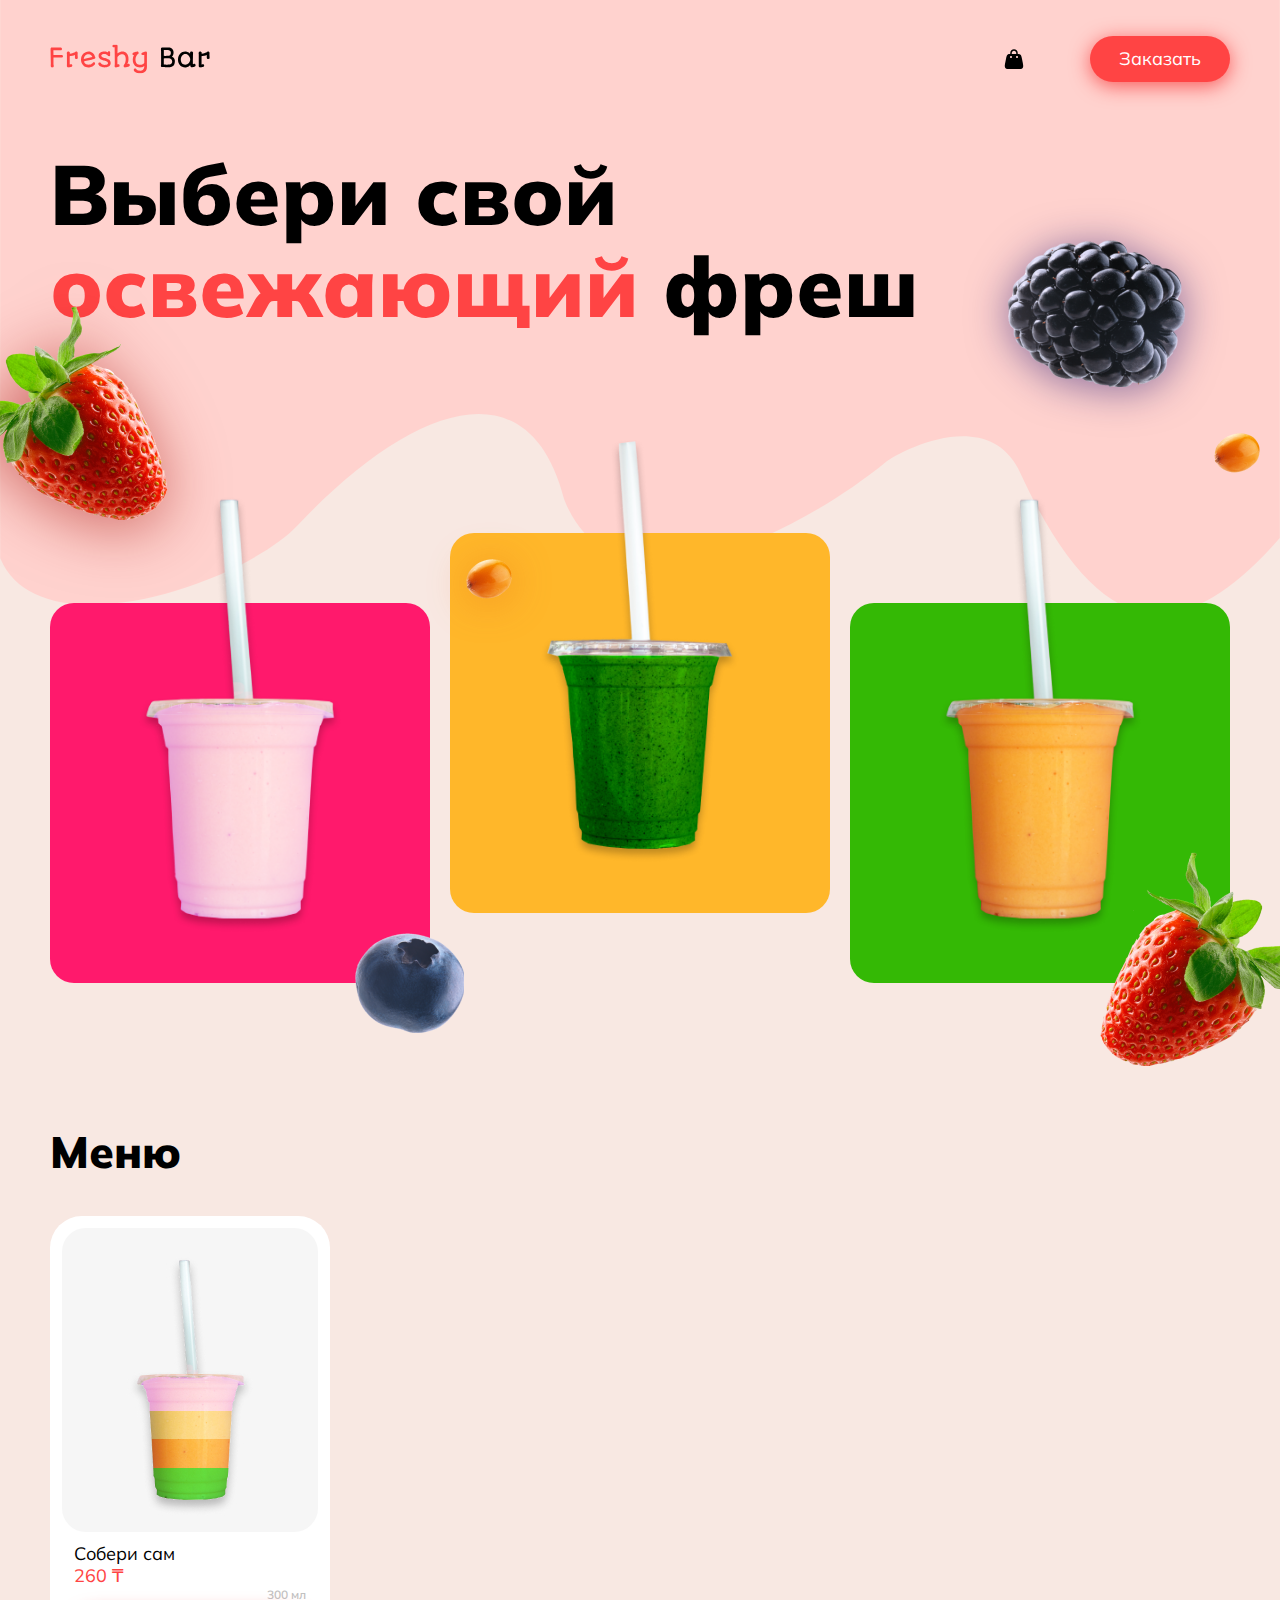
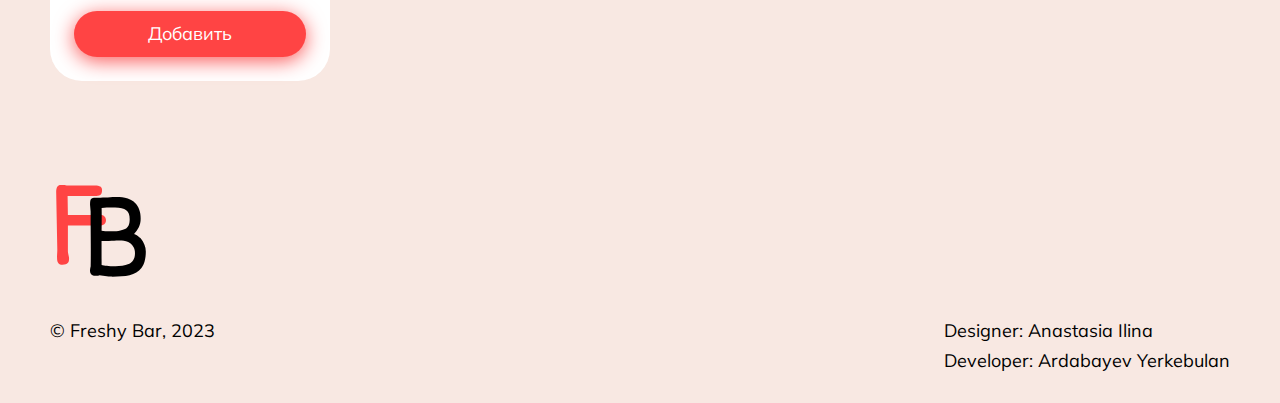
<file: index.html>
<!DOCTYPE html>
<html lang="ru">
  <head>
    <meta charset="UTF-8">
    <meta name="viewport" content="width=device-width, initial-scale=1.0">
    <link rel=" icon" href="favicon.svg" type="image/svg+xml">
    <link
      rel="preload"
      href="fonts/mulish-v12-cyrillic_latin-regular.woff2"
      as="font"
      type="font/woff2"
      crossorigin>
    <link
      rel="preload"
      href="fonts/mulish-v12-cyrillic_latin-600.woff2"
      as="font"
      type="font/woff2"
      crossorigin>
    <link
      rel="preload"
      href="fonts/mulish-v12-cyrillic_latin-900.woff2"
      as="font"
      type="font/woff2"
      crossorigin>
    <link rel="stylesheet" href="/css/normalize.css">
    <link rel="stylesheet" href="css/style.css">
    <script src="/js/script.js" defer></script>
    <title>Freshy Bar</title>
  </head>
  <body>
    <header class="header">
      <h1 class="visually-hidden">Freshy Bar - Свежие, Летние и вкусные Коктейли</h1>
      <div class="header__container container">
        <img class="header__logo" src="/img/logo.svg" alt="Логотип Fresh Bar">
        <div class="header__btns">
          <button class="header__btn-order">
            <svg
              width="24"
              height="24"
              viewBox="0 0 24 24"
              fill="none"
              xmlns="http://www.w3.org/2000/svg">
              <path
                fill-rule="evenodd"
                clip-rule="evenodd"
                d="M8.24999 7.013V6C8.24999 5.00544 8.64508 4.05161 9.34834 3.34835C10.0516 2.64509 11.0054 2.25 12 2.25C12.9946 2.25 13.9484 2.64509 14.6516 3.34835C15.3549 4.05161 15.75 5.00544 15.75 6V7.013C17.047 7.05 17.837 7.183 18.442 7.68C19.272 8.36 19.502 9.514 19.965 11.823L20.565 14.823C21.229 18.143 21.561 19.803 20.661 20.902C19.76 22 18.067 22 14.68 22H9.31999C5.93399 22 4.23999 22 3.33999 20.902C2.43999 19.804 2.77199 18.144 3.43599 14.823L4.03599 11.823C4.49799 9.514 4.72899 8.36 5.55799 7.68C6.16399 7.184 6.954 7.05 8.251 7.013H8.24999ZM9.74999 6C9.74999 5.40326 9.98705 4.83097 10.409 4.40901C10.831 3.98705 11.4033 3.75 12 3.75C12.5967 3.75 13.169 3.98705 13.591 4.40901C14.0129 4.83097 14.25 5.40326 14.25 6V7H9.74999V6ZM15 11C15.2652 11 15.5196 10.8946 15.7071 10.7071C15.8946 10.5196 16 10.2652 16 10C16 9.73478 15.8946 9.48043 15.7071 9.29289C15.5196 9.10536 15.2652 9 15 9C14.7348 9 14.4804 9.10536 14.2929 9.29289C14.1054 9.48043 14 9.73478 14 10C14 10.2652 14.1054 10.5196 14.2929 10.7071C14.4804 10.8946 14.7348 11 15 11ZM9.99999 10C9.99999 10.2652 9.89464 10.5196 9.7071 10.7071C9.51957 10.8946 9.26521 11 8.99999 11C8.73478 11 8.48042 10.8946 8.29289 10.7071C8.10535 10.5196 7.99999 10.2652 7.99999 10C7.99999 9.73478 8.10535 9.48043 8.29289 9.29289C8.48042 9.10536 8.73478 9 8.99999 9C9.26521 9 9.51957 9.10536 9.7071 9.29289C9.89464 9.48043 9.99999 9.73478 9.99999 10Z"
                fill="black" />
            </svg>
          </button>
          <a href="#goods" class="btn header__btn">Заказать</a>
        </div>
      </div>
    </header>

    <main>
      <section class="hero">
        <div class="container hero__container">
          <h2 class="hero__title">
            Выбери свой <span class="text-red">освежающий</span> фреш
          </h2>
          <div class="hero__cups">
            <div class="hero__cup hero__cup_ping">
              <img
                src="./img/pink.png"
                alt="стакан с розовым коктелем"
                class="hero__img">
            </div>
            <div class="hero__cup hero__cup_orange">
              <img
                src="/img/green.png"
                alt="стакан с зеленым коктелем"
                class="hero__img">
            </div>
            <div class="hero__cup hero__cup_green">
              <img
                src="/img/orange.png"
                alt="стакан с оранжевым коктелем"
                class="hero__img">
            </div>
          </div>

          <div class="decor">
            <div class="decor__img decor__img_01"></div>
            <div class="decor__img decor__img_02"></div>
            <div class="decor__img decor__img_03"></div>
            <div class="decor__img decor__img_04"></div>
            <div class="decor__img decor__img_05"></div>
            <div class="decor__img decor__img_06"></div>
          </div>
        </div>
      </section>
      <section class="goods" id="goods">
        <div class="container">
          <h2 class="goods__title">Меню</h2>

          <ul class="goods__list">
            <li class="goods__item">
              <article class="cocktail">
                <img
                  class="img__cocktail"
                  src="/img/make-your-own.jpg"
                  alt="коктель собери сам">
                <div class="cocktail__content">
                  <div class="cocktail__text">
                    <h3 class="cocktail__title">Собери сам</h3>
                    <p class="cocktail__price text-red">260 ₸</p>
                    <p class="cocktail__size">300 мл</p>
                  </div>

                  <button class="btn cocktail__btn cocktail__btn_make">
                    Добавить
                  </button>
                </div>
              </article>
            </li>
          </ul>
        </div>
      </section>
    </main>

    <footer class="footer">
      <div class="container footer__container">
        <img src="./favicon.svg" alt="Логотип Fresh Bar" class="footer__logo">
        <p class="footer__copyright">© Freshy Bar, 2023</p>
        <ul class="footer__developer">
          <li class="footer__developer-item">
            Designer: <a href="http://t.me/Mrshalloow">Anastasia Ilina</a>
          </li>
          <li class="footer__developer-item">
            Developer:
            <a class="footer__developer-link" href="https://t.me/neizalmaty">Ardabayev
              Yerkebulan</a>
          </li>
        </ul>
      </div>
    </footer>
    <div class="modal modal_order">
      <div class="modal__main modal__main_order">
        <div class="order">
          <h2 class="order__title">
            Корзина<sup class="text-red order__count">(2)</sup>
          </h2>

          <ul class="order__list"></ul>

          <div class="order__price">
            <p class="order__price-title">Итого</p>
            <p class="order__total-price text-red">950&nbsp;₸</p>
          </div>

          <form class="order__form">
            <label class="order__label">
              <input
                type="text"
                class="order__input"
                required
                name="name"
                placeholder="Ваше имя">
            </label>
            <label class="order__label">
              <input
                type="text"
                class="order__input"
                required
                name="phone"
                placeholder="Телефон">
            </label>
            <button class="order__submit btn">Заказать</button>
          </form>
        </div>
      </div>
    </div>
    <div class="modal modal_make-your-own">
      <div class="modal__main modal__main_make">
        <div class="make">
          <h3 class="make__title">
            Собери<span class="text-red">свой</span>смузи
          </h3>

          <form class="make__form make__form_make-your-own">
            <input type="hidden" name="title" class="make__input-title">
            <fieldset class="make__fieldset make__fieldset_ingredients">
              <label class="make__label checkbox">
                <input
                  class="checkbox__input"
                  type="checkbox"
                  name="ingredients"
                  value="Клубника">
                Клубника
              </label>
              <label class="make__label checkbox">
                <input
                  class="checkbox__input"
                  type="checkbox"
                  name="ingredients"
                  value="Манго">
                Манго
              </label>
              <label class="make__label checkbox">
                <input
                  class="checkbox__input"
                  type="checkbox"
                  name="ingredients"
                  value="Киви">
                Киви
              </label>
              <label class="make__label checkbox">
                <input
                  class="checkbox__input"
                  type="checkbox"
                  name="ingredients"
                  value="Маракуйя">
                Маракуйя
              </label>
              <label class="make__label checkbox">
                <input
                  class="checkbox__input"
                  type="checkbox"
                  name="ingredients"
                  value="Яблоко">
                Яблоко
              </label>
            </fieldset>
            <div class="make__wrap-add">
              <fieldset class="make__fieldset make__fieldset_topping">
                <legend class="make__legend">Дополнительно:</legend>
                <label class="make__label checkbox">
                  <input
                    class="checkbox__input"
                    type="checkbox"
                    name="topping"
                    value="Мята">
                  Мята
                  <span class="make__upsale">(+50 ₸)</span>
                </label>
                <label class="make__label checkbox">
                  <input
                    class="checkbox__input"
                    type="checkbox"
                    name="topping"
                    value="Лед">
                  Лед
                  <span class="make__upsale">(+10 ₸)</span>
                </label>
              </fieldset>
              <fieldset class="make__fieldset make__fieldset_cup">
                <legend class="make__legend">Стакан:</legend>
                <label class="make__label radio">
                  <input
                    class="radio"
                    type="radio"
                    name="cup"
                    value="Биоразлагаемый">
                  Биоразлагаемый
                  <span class="make__upsale">(+20 ₸)</span>
                </label>
                <label class="make__label radio">
                  <input
                    class="radio__input"
                    type="radio"
                    checked
                    name="cup"
                    value="Пластиковый">
                  Пластиковый
                  <span>(+20 ₸)</span>
                </label>
              </fieldset>
            </div>
            <div class="make__footer">
              <button class="btn make__add-btn" type="submit">Добавить</button>

              <div class="make__total">
                <p class="make__total-price text-red">340&nbsp;₸</p>
                <p class="make__total-size">300&nbsp;мл</p>
              </div>
            </div>
          </form>
        </div>
      </div>
    </div>

    <div class="modal modal_add">
      <div class="modal__main modal__main_make">
        <div class="make">
          <h3 class="make__title">Клубничный коктель</h3>

          <form class="make__form make__form_add">
            <input type="text" class="make__input-title" name="title">
            <div class="make__wrap-add">
              <fieldset class="make__fieldset make__fieldset_topping">
                <legend class="make__legend">Дополнительно:</legend>
                <label class="make__label checkbox">
                  <input
                    class="checkbox__input"
                    type="checkbox"
                    name="topping"
                    value="Мята">
                  Мята
                  <span class="make__upsale">(+50 ₸)</span>
                </label>
                <label class="make__label checkbox">
                  <input
                    class="checkbox__input"
                    type="checkbox"
                    name="topping"
                    value="Лед">
                  Лед
                  <span class="make__upsale">(+10 ₸)</span>
                </label>
              </fieldset>
              <fieldset class="make__fieldset make__fieldset_cup">
                <legend class="make__legend">Стакан:</legend>
                <label class="make__label radio">
                  <input
                    class="radio"
                    type="radio"
                    name="cup"
                    value="Биоразлагаемый">
                  Биоразлагаемый
                  <span class="make__upsale">(+20 ₸)</span>
                </label>
                <label class="make__label radio">
                  <input
                    class="radio__input"
                    type="radio"
                    checked
                    name="cup"
                    value="Пластиковый">
                  Пластиковый
                  <span>(+20 ₸)</span>
                </label>
              </fieldset>
            </div>
            <div class="make__footer">
              <button class="btn make__add-btn" type="submit">Добавить</button>

              <div class="make__total">
                <input
                  class="make__input make__input_price"
                  type="hidden"
                  name="price"
                  value="140">
                <input type="text" class="make__input-start-price">
                <p class="make__total-price text-red">140&nbsp;₸</p>
                <input
                  type="hidden"
                  class="make__input make__input-size"
                  name="size"
                  value="300">
                <p class="make__total-size">300&nbsp;мл</p>
                <input type="text" class="make__input-size" name="size">
              </div>
            </div>
          </form>
        </div>
      </div>
    </div>
  </body>
</html>
</file>
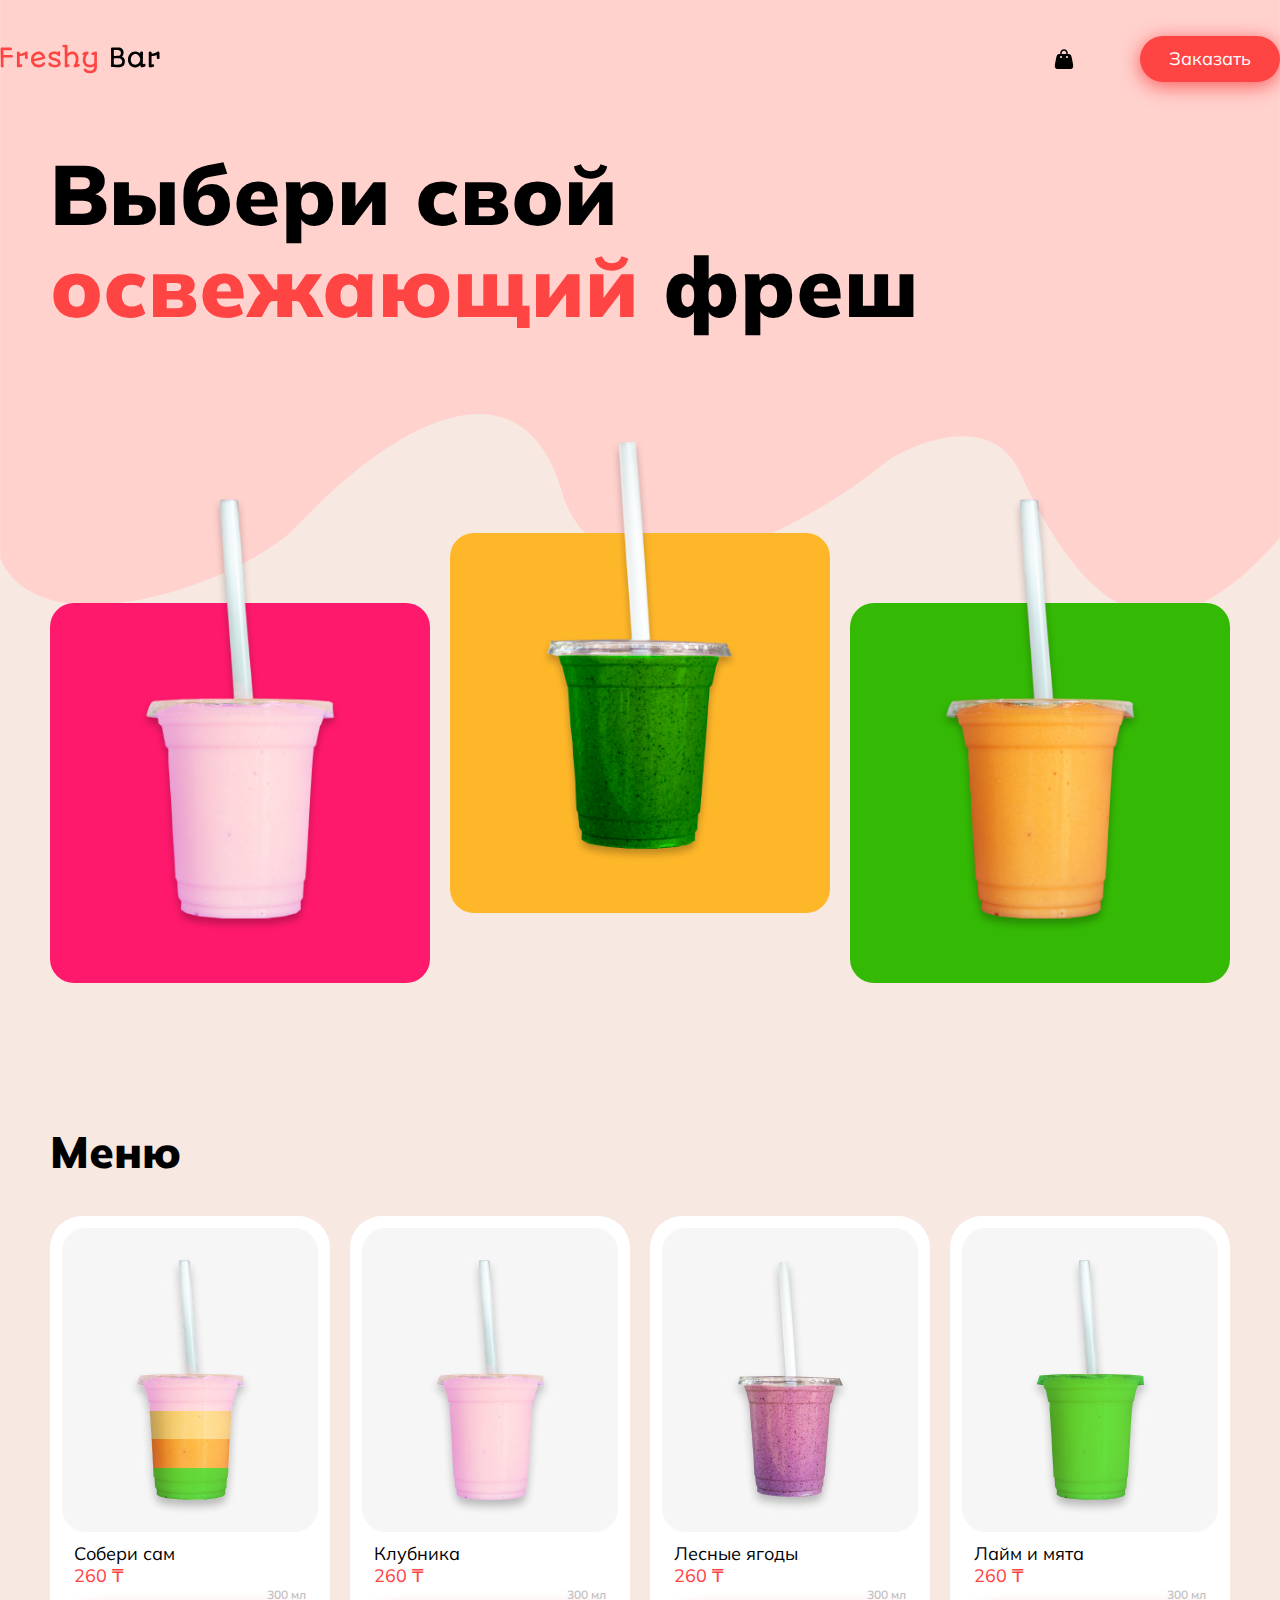
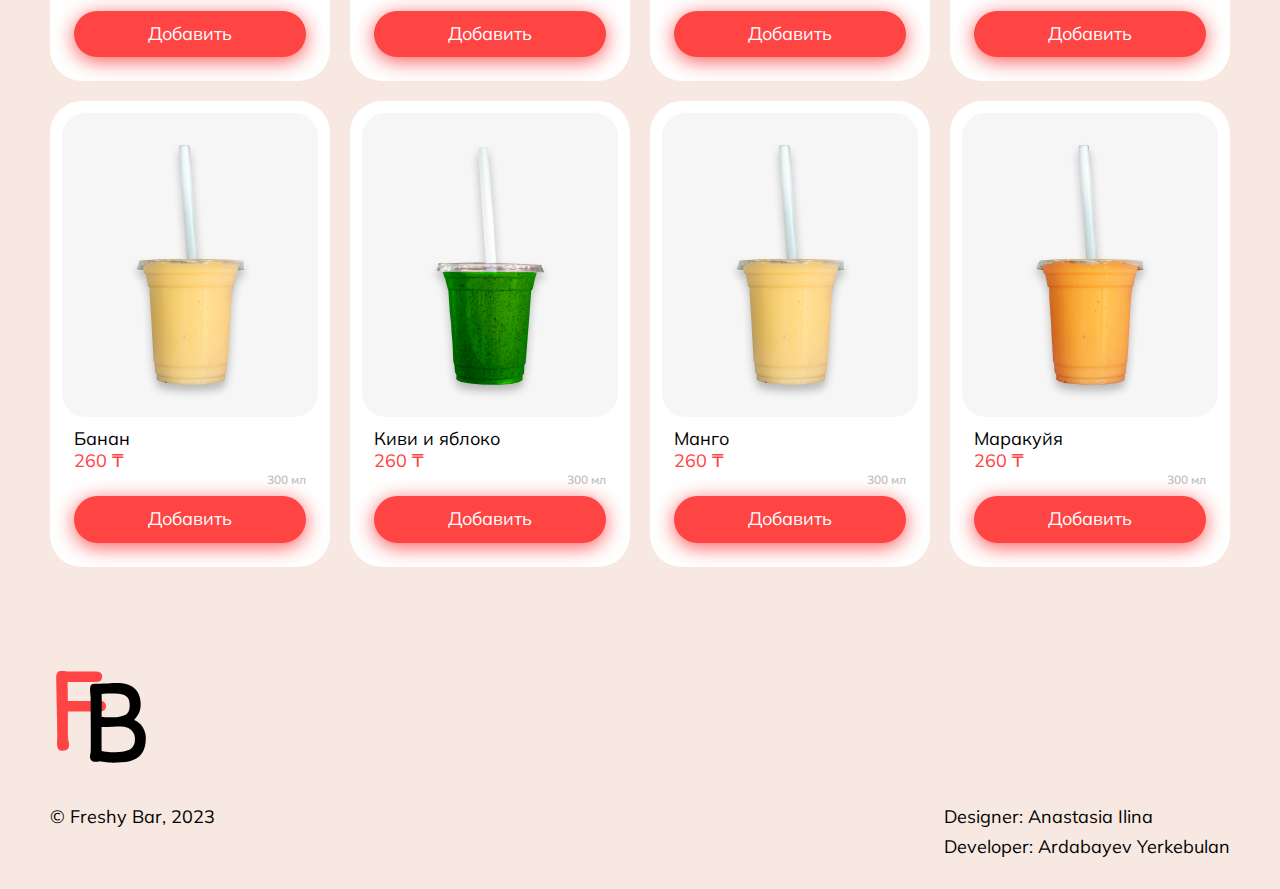
<file: indez.html>
<!DOCTYPE html>
<html lang="ru">
  <head>
    <meta charset="UTF-8" />
    <meta name="viewport" content="width=device-width, initial-scale=1.0" />
    <link rel=" icon" href="favicon.svg" type="image/svg+xml" />
    <link
      rel="preload"
      href="fonts/mulish-v12-cyrillic_latin-regular.woff2"
      as="font"
      type="font/woff2"
      crossorigin />
    <link
      rel="preload"
      href="fonts/mulish-v12-cyrillic_latin-600.woff2"
      as="font"
      type="font/woff2"
      crossorigin />
    <link
      rel="preload"
      href="fonts/mulish-v12-cyrillic_latin-900.woff2"
      as="font"
      type="font/woff2"
      crossorigin />
    <link rel="stylesheet" href="/css/normalize.css" />
    <link rel="stylesheet" href="css/style.css" />
    <title>Freshy Bar</title>
  </head>
  <body>
    <header class="header">
      <div class="header__container">
        <img class="header__logo" src="/img/logo.svg" alt="Логотип Fresh Bar" />
        <div class="header__btns">
          <button class="header__btn-order">
            <svg
              width="24"
              height="24"
              viewBox="0 0 24 24"
              fill="none"
              xmlns="http://www.w3.org/2000/svg">
              <path
                fill-rule="evenodd"
                clip-rule="evenodd"
                d="M8.24999 7.013V6C8.24999 5.00544 8.64508 4.05161 9.34834 3.34835C10.0516 2.64509 11.0054 2.25 12 2.25C12.9946 2.25 13.9484 2.64509 14.6516 3.34835C15.3549 4.05161 15.75 5.00544 15.75 6V7.013C17.047 7.05 17.837 7.183 18.442 7.68C19.272 8.36 19.502 9.514 19.965 11.823L20.565 14.823C21.229 18.143 21.561 19.803 20.661 20.902C19.76 22 18.067 22 14.68 22H9.31999C5.93399 22 4.23999 22 3.33999 20.902C2.43999 19.804 2.77199 18.144 3.43599 14.823L4.03599 11.823C4.49799 9.514 4.72899 8.36 5.55799 7.68C6.16399 7.184 6.954 7.05 8.251 7.013H8.24999ZM9.74999 6C9.74999 5.40326 9.98705 4.83097 10.409 4.40901C10.831 3.98705 11.4033 3.75 12 3.75C12.5967 3.75 13.169 3.98705 13.591 4.40901C14.0129 4.83097 14.25 5.40326 14.25 6V7H9.74999V6ZM15 11C15.2652 11 15.5196 10.8946 15.7071 10.7071C15.8946 10.5196 16 10.2652 16 10C16 9.73478 15.8946 9.48043 15.7071 9.29289C15.5196 9.10536 15.2652 9 15 9C14.7348 9 14.4804 9.10536 14.2929 9.29289C14.1054 9.48043 14 9.73478 14 10C14 10.2652 14.1054 10.5196 14.2929 10.7071C14.4804 10.8946 14.7348 11 15 11ZM9.99999 10C9.99999 10.2652 9.89464 10.5196 9.7071 10.7071C9.51957 10.8946 9.26521 11 8.99999 11C8.73478 11 8.48042 10.8946 8.29289 10.7071C8.10535 10.5196 7.99999 10.2652 7.99999 10C7.99999 9.73478 8.10535 9.48043 8.29289 9.29289C8.48042 9.10536 8.73478 9 8.99999 9C9.26521 9 9.51957 9.10536 9.7071 9.29289C9.89464 9.48043 9.99999 9.73478 9.99999 10Z"
                fill="black" />
            </svg>
          </button>
          <a href="#goods" class="btn header__btn">Заказать</a>
        </div>
      </div>
    </header>

    <main>
      <section class="hero">
        <div class="container">
          <h2 class="hero__title">
            Выбери свой <span class="text-red">освежающий</span> фреш
          </h2>
          <div class="hero__cups">
            <div class="hero__cup hero__cup_ping">
              <img
                src="./img/pink.png"
                alt="стакан с розовым коктелем"
                class="hero__img" />
            </div>
            <div class="hero__cup hero__cup_orange">
              <img
                src="/img/green.png"
                alt="стакан с зеленым коктелем"
                class="hero__img" />
            </div>
            <div class="hero__cup hero__cup_green">
              <img
                src="/img/orange.png"
                alt="стакан с оранжевым коктелем"
                class="hero__img" />
            </div>
          </div>
        </div>
      </section>
      <section class="goods" id="goods">
        <div class="container">
          <h2 class="goods__title">Меню</h2>

          <ul class="goods__list">
            <li class="goods__item">
              <article class="goods__card cocktail">
                <img
                  class="img__cocktail"
                  src="/img/make-your-own.jpg"
                  alt="коктель собери сам" />
                <div class="cocktail__content">
                  <div class="cocktail__text">
                    <h3 class="cocktail__title">Собери сам</h3>
                    <p class="cocktail__price text-red">260 ₸</p>
                    <p class="cocktail__size">300 мл</p>
                  </div>

                  <button class="btn cocktail__btn">Добавить</button>
                </div>
              </article>
            </li>

            <li class="goods_item">
              <article class="goods__card cocktail">
                <img
                  class="img__cocktail"
                  src="/img/strawberry.jpg"
                  alt="коктель из клубники" />
                <div class="cocktail__content">
                  <div class="cocktail__text">
                    <h3 class="cocktail__title">Клубника</h3>
                    <p class="cocktail__price text-red">260 ₸</p>
                    <p class="cocktail__size">300 мл</p>
                  </div>

                  <button class="btn cocktail__btn">Добавить</button>
                </div>
              </article>
            </li>
            <li class="goods_item">
              <article class="goods__card cocktail">
                <img
                  class="img__cocktail"
                  src="/img/berries.jpg"
                  alt="коктель из лесных ягод" />
                <div class="cocktail__content">
                  <div class="cocktail__text">
                    <h3 class="cocktail__title">Лесные ягоды</h3>
                    <p class="cocktail__price text-red">260 ₸</p>
                    <p class="cocktail__size">300 мл</p>
                  </div>

                  <button class="btn cocktail__btn">Добавить</button>
                </div>
              </article>
            </li>
            <li class="goods_item">
              <article class="goods__card cocktail">
                <img
                  class="img__cocktail"
                  src="/img/lime-and-mint.jpg"
                  alt="коктель из лайм и мята" />
                <div class="cocktail__content">
                  <div class="cocktail__text">
                    <h3 class="cocktail__title">Лайм и мята</h3>
                    <p class="cocktail__price text-red">260 ₸</p>
                    <p class="cocktail__size">300 мл</p>
                  </div>

                  <button class="btn cocktail__btn">Добавить</button>
                </div>
              </article>
            </li>
            <li class="goods_item">
              <article class="goods__card cocktail">
                <img
                  class="img__cocktail"
                  src="/img/banana.jpg"
                  alt="коктель из банана" />
                <div class="cocktail__content">
                  <div class="cocktail__text">
                    <h3 class="cocktail__title">Банан</h3>
                    <p class="cocktail__price text-red">260 ₸</p>
                    <p class="cocktail__size">300 мл</p>
                  </div>

                  <button class="btn cocktail__btn">Добавить</button>
                </div>
              </article>
            </li>
            <li class="goods_item">
              <article class="goods__card cocktail">
                <img
                  class="img__cocktail"
                  src="/img/kiwi-and-apple.jpg"
                  alt="коктель из киви и яблока" />
                <div class="cocktail__content">
                  <div class="cocktail__text">
                    <h3 class="cocktail__title">Киви и яблоко</h3>
                    <p class="cocktail__price text-red">260 ₸</p>
                    <p class="cocktail__size">300 мл</p>
                  </div>

                  <button class="btn cocktail__btn">Добавить</button>
                </div>
              </article>
            </li>
            <li class="goods_item">
              <article class="goods__card cocktail">
                <img
                  class="img__cocktail"
                  src="/img/mango.jpg"
                  alt="коктель из манго" />
                <div class="cocktail__content">
                  <div class="cocktail__text">
                    <h3 class="cocktail__title">Манго</h3>
                    <p class="cocktail__price text-red">260 ₸</p>
                    <p class="cocktail__size">300 мл</p>
                  </div>

                  <button class="btn cocktail__btn">Добавить</button>
                </div>
              </article>
            </li>
            <li class="goods_item">
              <article class="goods__card cocktail">
                <img
                  class="img__cocktail"
                  src="/img/passion-fruit.jpg"
                  alt="коктель из маракуйя" />
                <div class="cocktail__content">
                  <div class="cocktail__text">
                    <h3 class="cocktail__title">Маракуйя</h3>
                    <p class="cocktail__price text-red">260 ₸</p>
                    <p class="cocktail__size">300 мл</p>
                  </div>

                  <button class="btn cocktail__btn">Добавить</button>
                </div>
              </article>
            </li>
          </ul>
        </div>
      </section>
    </main>

    <footer class="footer">
      <div class="container footer__container">
        <img src="./favicon.svg" alt="Логотип Fresh Bar" class="footer__logo" />
        <p class="footer__copyright">© Freshy Bar, 2023</p>
        <ul class="footer__developer">
          <li class="footer__developer-item">
            Designer: <a href="http://t.me/Mrshalloow">Anastasia Ilina</a>
          </li>
          <li class="footer__developer-item">
            Developer:
            <a class="footer__developer-link" href="https://t.me/neizalmaty"
              >Ardabayev Yerkebulan</a
            >
          </li>
        </ul>
      </div>
    </footer>

    <script src="js/script.js"></script>
  </body>
</html>
</file>
<file: css/style.css>
/* mulish-regular - cyrillic_latin */
@font-face {
  font-display: swap; /* Check https://developer.mozilla.org/en-US/docs/Web/CSS/@font-face/font-display for other options. */
  font-family: "Mulish";
  font-style: normal;
  font-weight: 400;
  src: url("../fonts/mulish-v12-cyrillic_latin-regular.woff2") format("woff2"); /* Chrome 36+, Opera 23+, Firefox 39+, Safari 12+, iOS 10+ */
}
/* mulish-600 - cyrillic_latin */
@font-face {
  font-display: swap; /* Check https://developer.mozilla.org/en-US/docs/Web/CSS/@font-face/font-display for other options. */
  font-family: "Mulish";
  font-style: normal;
  font-weight: 600;
  src: url("../fonts/mulish-v12-cyrillic_latin-600.woff2") format("woff2"); /* Chrome 36+, Opera 23+, Firefox 39+, Safari 12+, iOS 10+ */
}
/* mulish-900 - cyrillic_latin */
@font-face {
  font-display: swap; /* Check https://developer.mozilla.org/en-US/docs/Web/CSS/@font-face/font-display for other options. */
  font-family: "Mulish";
  font-style: normal;
  font-weight: 900;
  src: url("../fonts/mulish-v12-cyrillic_latin-900.woff2") format("woff2"); /* Chrome 36+, Opera 23+, Firefox 39+, Safari 12+, iOS 10+ */
}

html {
  box-sizing: border-box;
  scroll-behavior: smooth;
  position: relative;
  overflow-x: hidden;
}

*,
*::before,
*::after {
  box-sizing: inherit;
}

body {
  overflow-x: hidden;
  min-width: 320px;
  min-height: 100vh;
  font-family: Mulish, sans-serif;
  font-weight: 400;
  font-size: 18px;
  line-height: 1.1;
  background: #f8e8e2 url(../img/bg.svg) no-repeat top/contain;
  color: #000;
}

button {
  padding: 0;
  cursor: pointer;
  background-color: transparent;
  border: 0;
}

a {
  text-decoration: none;
  color: inherit;
}

ul {
  margin: 0;
  padding: 0;
  list-style: none;
}

h1,
h2,
h3,
p,
fieldset {
  margin: 0;
}

.visually-hidden {
  position: fixed;
  transform: scale(0);
}

.container {
  --width: 1180px;
  --padding: 30px;
  max-width: calc(var(--width) + (var(--padding) * 2));
  padding: 0 var(--padding);
  margin: 0 auto;
}

.btn {
  color: #fff;
  padding: 12px 28px;
  border-radius: 40px;
  background-color: #f44;
  box-shadow: 0px 4px 20px 0px #fa5a5a;
  transition:
    background-color 0.2s ease-in-out,
    box-shadow 0.2s ease-in-out;
  outline: none;
  border: 1px solid transparent;
}

.btn:hover:not(:disabled) {
  background-color: #ff6767;
}

.btn:active:not(:disabled) {
  background-color: #52e36a;
  box-shadow: 0px 4px 20px 0 px #52e36a;
}

.btn:focus:not(:disabled) {
  border-color: #d5b4a8;
}

.btn:disabled {
  background-color: #c1c1c1;
  box-shadow: none;
}

.text-red {
  color: #f44;
}

/*header*/

.header {
  padding: 36px 0;
}

.header__container {
  display: flex;
  justify-content: space-between;
  align-items: center;
}

.header__btns {
  display: flex;
  align-items: center;
  gap: 32px;
}

.header__btn-order {
  margin-right: 32px;
  width: 24px;
  height: 24px;
}

.header__btn {
  display: inline-block;
}

/*hero section*/

.hero {
  padding: 30px 0 85px;
}

.hero__title {
  font-size: 84px;
  font-weight: 900;
  max-width: 880px;
}

.hero__cup {
  position: relative;
  width: 100%;
  aspect-ratio: 1/1;
  border-radius: 24px;
}

.hero__cups {
  display: flex;
  align-items: flex-end;
  gap: 20px;
  padding-top: 270px;
}

.hero__cup_ping {
  background-color: #ff196c;
}

.hero__cup_orange {
  background: #ffb72a;
  align-self: flex-start;
  margin-top: -70px;
}

.hero__img {
  position: absolute;
  width: 55%;
  bottom: 13%;
  left: 50%;
  transform: translateX(-50%);
}

.hero__cup_green {
  background-color: #34b905;
}

.hero__container {
  position: relative;
}

.decor {
  position: absolute;
  inset: 0;
  pointer-events: none;
}
.decor__img {
  position: absolute;
  background-position: center;
  background-size: 100%;
  background-repeat: no-repeat;
}
.decor__img_01 {
  width: 223px;
  height: 214px;
  background-image: url("../img/Слой1.png");
  filter: drop-shadow(0px 10px 30px rgba(164, 7, 2, 0.5));
  top: 19%;
  left: -6%;
  animation: flying01 2s ease-in-out;
}
.decor__img_02 {
  width: 180px;
  height: 147px;
  background-image: url("../img/Слой2.png");
  filter: drop-shadow(0px 4px 20px rgba(17, 7, 108, 0.5));
  right: 6%;
  top: 11%;
  animation: flying02 2s ease-in-out;
}
.decor__img_03 {
  width: 46px;
  height: 41px;
  background-image: url("../img/Слой6.png");
  filter: drop-shadow(0px 4px 20px rgba(223, 97, 15, 0.4));
  bottom: 46%;
  left: 36%;
  animation: flying03 2s ease-in-out;
}
.decor__img_04 {
  width: 46px;
  height: 41px;
  background-image: url("../img/Слой6.png");
  filter: 0px 4px 20px rgba(223, 97, 15, 0.4);
  right: 0%;
  top: 34%;
  animation: flying04 2s ease-in-out;
}
.decor__img_05 {
  width: 109px;
  height: 114px;
  background-image: url("../img/Слой4.png");
  filter: 0px 4px 20px rgba(1, 30, 82, 0.5);
  bottom: -6%;
  left: 27%;
  animation: flying05 2s ease-in-out;
}
.decor__img_06 {
  width: 223px;
  height: 214px;
  background-image: url("../img/Слой1.png");
  transform: scaleX(-1);
  filter: 0px 10px 30px rgba(164, 7, 2, 0.5);
  right: -5%;
  bottom: -10%;
  animation: flying06 2s ease-in-out;
}

/*goods*/

.goods {
  padding: 60px 0 70px;
}

.goods__title {
  font-size: 44px;
  font-weight: 900;
  margin-bottom: 40px;
}

.goods__list {
  display: grid;
  grid-template-columns: repeat(4, 280px);
  gap: 20px;
}

/*cocktail*/

.cocktail {
  display: flex;
  flex-direction: column;
  border-radius: 32px;
  background-color: #fff;
  padding: 12px;
  height: 100%;
}

.img__cocktail {
  border-radius: 24px;
  width: 100%;
}

.cocktail__content {
  flex-grow: 1;
  display: flex;
  flex-direction: column;
  padding: 12px;
}

.cocktail__text {
  display: grid;
  grid-template-columns: 3fr 1 fr;
  margin-bottom: 10px;
  gap: 2px 5px;
}

.cocktail__title {
  grid-row: 1/3;
  font-weight: 400;
  font-size: inherit;
}
/* 
.cocktail__price {
  text-align: left;
} */
.cocktail__size {
  flex: 0 0 100%;
  font-weight: 600;
  font-size: 12px;
  color: #c1c1c1;
  text-align: end;
}
.cocktail__btn {
  margin-top: auto;
}

/*footer*/

.footer {
  padding: 30px 0 32px;
}

.footer__container {
  display: grid;
  grid-template-columns: 1fr 1fr;
  grid-template-areas:
    "logo ."
    "copyright developer";
  gap: 40px;
}

.footer__logo {
  grid-area: logo;
}

.footer__developer {
  grid-area: developer;
  min-width: 230px;
  justify-self: end;
}

.footer__copyright {
  grid-area: copyright;
}

.footer__developer-item {
  margin-bottom: 10px;
}

.footer__developer-item:last-child {
  margin-bottom: 0;
}

.modal {
  position: fixed;
  inset: 0;
  background-color: rgba(0, 0, 0, 0.5);
  cursor: pointer;
  padding: 20px;
  overflow-y: auto;
  display: none;
}

.modal__main {
  margin: auto;
  cursor: default;
  width: 100%;
}

.modal__main_order {
  max-width: 780px;
}

.modal__main_make {
  max-width: 640px;
}

.order {
  border-radius: 24px;
  background-color: #f8e8e2;
  box-shadow: 0px 4px 4px 0px rgba(0, 0, 0, 0.25);
  padding: 40px 60px;
}

.order__title {
  font-size: 44px;
  font-style: normal;
  font-weight: 900;
  margin-bottom: 40px;
}

.order__list {
  margin-bottom: 40px;
}

.order__item {
  border-top: 1px solid #fff;
  padding-top: 16px;
  padding-bottom: 16px;
  display: grid;
  grid-template-columns: 70px 1fr min-content;
  gap: 12px;
  grid-template-areas:
    "image info delete"
    "image info price";
}

.order__item:last-child {
  border-bottom: 1px solid #fff;
}

.order__img {
  grid-area: image;
  max-width: 100%;
}

.order__info {
  grid-area: info;
}

.order__name {
  font-weight: 400;
  font-size: inherit;
  margin-bottom: 8px;
}
.order__topping-item {
  margin-bottom: 8px;
  color: #d5d4a8;
  font-size: 12px;
  font-weight: 600;
}

.order__topping-item:last-child {
  margin-bottom: 0;
}

.order__item-delete {
  grid-area: delete;
  width: 24px;
  height: 24px;
  justify-self: end;
  background-image: url(../img/clarity-close-line.svg);
}

.order__item-price {
  grid-area: price;
  justify-self: end;
  align-self: end;
}

.order__price {
  display: flex;
  justify-content: space-between;
  margin-bottom: 40px;
}

.order__price-title {
  font-weight: 600;
}

.order__total-price {
  font-weight: 600;
}

.order__form {
  display: grid;
  grid-template-columns: repeat(2, 1fr);
  gap: 32px 20px;
}

.order__input {
  height: 44px;
  width: 100%;
  padding: 0 16px;
  border-radius: 8px;
  background-color: #fff;
  border: none;
}

.order__label {
  width: 100%;
}

.order__submit {
  justify-self: end;
  grid-column: 2/3;
}

.make {
  border-radius: 24px;
  background-color: #f8e8e2;
  box-shadow: 0px 4px 4px 0px rgba(0, 0, 0, 0.25);
  padding: 60px 40px;
}

.make__title {
  font-size: 44px;
  margin-bottom: 40px;
  font-weight: 900;
}

.make__form {
  display: flex;
  flex-direction: column;
}
.make__fieldset {
  margin: 0;
  padding: 0;
  border: 0;
}
.make__fieldset_ingredients {
  display: grid;
  grid-template-columns: repeat(3, 1fr);
  gap: 20px 55px;
  margin-bottom: 32px;
}

.make__wrap-add {
  margin-bottom: 40px;
  display: flex;
  gap: 55px;
}

.make__fieldset_topping {
  display: grid;
  width: 150px;
  grid-template-columns: 1fr;
  gap: 20px;
}

.make__fieldset_cup {
  display: grid;
  grid-template-columns: 1fr;
  gap: 20px;
}

.make__footer {
  display: flex;
  align-items: center;
  gap: 30px;
}

.make__legend {
  color: #d5b4a8;
  margin-bottom: 24px;
}

.make__upsale {
  color: #d5b4a8;
  font-size: 12px;
}
.make__add-btn {
  min-width: 232px;
}

.make__total-price {
  font-weight: 600;
}
.make__total-size {
  color: #d5b4a8;
  text-align: right;
  font-size: 12px;
}

.checkbox {
  position: relative;
  display: block;
  padding-left: 32px;
  line-height: 24px;
  cursor: pointer;
}

.checkbox__input {
  position: absolute;
  -webkit-appearance: none;
  -moz-appearance: none;
  appearance: none;
  width: 24px;
  height: 24px;
  margin-left: -32px;
}

.checkbox__input::before {
  content: "";
  position: absolute;
  inset: 0;
  display: block;
  border-radius: 2px;
  background-color: #fff;
}

.checkbox__input::after {
  content: "";
  position: absolute;
  top: 50%;
  left: 50%;
  transform: translate(-50%, -50%);
  width: 12px;
  height: 15px;
  background-image: url(../img/checkbox.svg);
  background-position: center;
  background-repeat: no-repeat;
  opacity: 0;
  transition: opacity 0.3s ease-in-out;
}

.checkbox__input:checked::after {
  opacity: 1;
}

.checkbox__input:hover::after {
  background-color: #f6f6f6;
}

.checkbox__input:focus::before {
  border: 1px solid #d5b4a8;
}

.checkbox__input:focus-visible::before {
  outline: none;
}

.radio {
  position: relative;
  display: block;
  padding-left: 32px;
  line-height: 24px;
  cursor: pointer;
}

.radio__input {
  position: absolute;
  -webkit-appearance: none;
  -moz-appearance: none;
  appearance: none;
  width: 24px;
  height: 24px;
  margin-left: -32px;
}

.radio__input::before {
  content: "";
  position: absolute;
  inset: 0;
  display: block;
  border-radius: 50%;
  background-color: #fff;
}

.radio__input::after {
  content: "";
  position: absolute;
  top: 50%;
  left: 50%;
  transform: translate(-50%, -50%);
  width: 8px;
  height: 8px;
  border-radius: 50%;
  background-color: #000;
  background-position: center;
  background-repeat: no-repeat;
  opacity: 0;
  transition: opacity 0.3s ease-in-out;
}

.radio__input:checked::after {
  opacity: 1;
}

.radio__input:hover::after {
  background-color: #f6f6f6;
}

.radio__input:focus::before {
  border: 1px solid #d5b4a8;
}

.radio__input:focus-visible::before {
  outline: none;
}

@media (max-width: 1240px) {
  body {
    background-image: url("../img/bg-laptop.svg");
  }
  .container {
    --width: 880px;
  }

  .hero {
    padding-bottom: 30px;
  }
  .hero__title {
    font-size: 64px;
    max-width: 680px;
  }

  .hero__cups {
    padding-top: 216px;
  }

  .hero__img {
    bottom: 60%;
    width: 9%;
  }

  .hero__cup_orange {
    margin-top: -50px;
  }

  .decor__img_01 {
    width: 131px;
    height: 125px;
    top: 19%;
    left: -6%;
    animation: flyingLaptop01 2s ease-in-out;
  }
  .decor__img_02 {
    width: 122px;
    height: 99px;
    right: 21%;
    top: 24%;
  }
  .decor__img_03 {
    width: 34px;
    height: 30px;
    bottom: 43%;
    left: 37%;
    animation: flyingLaptop03 2s ease-in-out;
  }
  .decor__img_04 {
    width: 38px;
    height: 33px;
  }

  .decor__img_05 {
    width: 61px;
    height: 64px;
    bottom: -2%;
    left: 29%;
    animation: flyingLaptop05 2s ease-in-out;
  }
  .decor__img_06 {
    width: 223px;
    height: 214px;
    transform: scaleX(-1);
    right: -3%;
    bottom: -5%;
    animation: flyingLaptop06 2s ease-in-out;
  }

  .goods__list {
    grid-template-columns: repeat(3, 280px);
  }
}

@media (max-width: 940px) {
  body {
    background-image: url("../img/bg-tablet.svg");
    font-size: 14px;
  }
  .container {
    --width: 608px;
    --padding: 15px;
  }

  .btn {
    box-shadow: 0px 2px 10px 0px #fa5a5a;
    padding: 8px 20px;
  }

  .header {
    padding: 34px 0 20px;
  }

  .header__btn-order {
    margin-right: 24px;
  }

  .hero {
    padding-bottom: 46px;
  }

  .hero__title {
    font-size: 44px;
    max-width: 468px;
  }
  .hero__cups {
    padding-top: 112px;
    gap: 13px;
  }

  .hero__cup {
    border-right: 12px;
  }
  .hero__cup_orange {
    margin-top: -35px;
  }

  .decor__img_01 {
    width: 76px;
    height: 73px;
    top: 21%;
    left: -2%;
    animation: flyingTablet01 2s ease-in-out;
  }
  .decor__img_02 {
    width: 72px;
    height: 58px;
  }
  .decor__img_03 {
    width: 25px;
    height: 23px;
    bottom: 49%;
    left: 36%;
    animation: flyingTablet03 2s ease-in-out;
  }
  .decor__img_04 {
    width: 22px;
    height: 19px;
  }

  .decor__img_05 {
    width: 41px;
    height: 44px;
    left: 28%;
    animation: flyingTablet05 2s ease-in-out;
  }
  .decor__img_06 {
    width: 96px;
    height: 93px;
    right: -5%;
    bottom: -11%;
    animation: flyingTablet06 2s ease-in-out;
  }

  .goods {
    padding-top: 40px;
    padding-bottom: 50px;
  }

  .goods__title {
    font-size: 24px;
    margin-bottom: 16px;
  }

  .goods__list {
    grid-template-columns: repeat(auto-fit, minmax(140px, 1fr));
    gap: 16px;
  }

  .cocktail {
    border-radius: 12px;
  }
  .img__cocktail {
    border-radius: 12px;
    margin-bottom: 8px;
  }

  .cocktail__content {
    padding: 0;
  }

  .cocktail__text {
    row-gap: 8px;
    margin-bottom: 16px;
  }

  .cocktail__price {
    font-weight: 600;
    text-align: left;
  }

  .cocktail__title {
    grid-column: 1/3;
    grid-row: 1/2;
  }

  .cocktail__size {
    font-size: 10px;
    align-self: end;
  }

  .footer {
    padding-bottom: 24px;
  }

  .footer__container {
    gap: 24px;
  }

  .footer__developer-item {
    margin-bottom: 6px;
  }
}

@media (max-width: 640px) {
  body {
    background-image: url("../img/bg-mobile.svg");
  }

  .header {
    padding: 31px 0;
  }

  .header__logo {
    width: 120px;
  }

  .header__btn {
    display: none;
  }

  .header__btn-order {
    margin-right: 0;
  }

  .hero {
    padding-top: 0;
    padding-bottom: 120px;
  }

  .hero__title {
    font-size: 36px;
  }

  .hero__cups {
    display: none;
  }

  .decor__img_01 {
    width: 76px;
    height: 73px;
    top: 99%;
    left: 3%;
    animation: flyingMobile01 2s ease-in-out;
  }
  .decor__img_02 {
    width: 62px;
    height: 50px;
    top: 78%;
    right: 0%;
    animation: flyingMobile02 2s ease-in-out;
  }
  .decor__img_03 {
    width: 25px;
    height: 23px;
    bottom: -30%;
    left: 56%;
    animation: flyingMobile03 2s ease-in-out;
  }

  .decor__img_04 {
    display: none;
  }

  .decor__img_05 {
    display: none;
  }

  .decor__img_06 {
    display: none;
  }

  .goods {
    padding-top: 40px;
    padding-bottom: 30px;
  }

  .goods__list {
    gap: 10px;
  }

  .footer__logo {
    width: 120px;
  }

  .footer__container {
    grid-template-areas: "logo" "copyright" "developer";
  }
}

@keyframes flying01 {
  0% {
    top: -100%;
    left: -100%;
  }
  100% {
    top: 19%;
    left: -6%;
  }
}

@keyframes flying02 {
  0% {
    top: -100%;
    right: -100%;
  }
  100% {
    top: 11%;
    right: 6%;
  }
}

@keyframes flying03 {
  0% {
    bottom: -100%;
    left: -100%;
  }
  100% {
    bottom: 46%;
    left: 36%;
  }
}

@keyframes flying04 {
  0% {
    right: -100%;
    top: -100%;
  }
  100% {
    right: 0%;
    top: 34%;
  }
}

@keyframes flying05 {
  0% {
    bottom: -100%;
    left: -100%;
  }
  100% {
    bottom: -4%;
    left: 27%;
  }
}

@keyframes flying06 {
  0% {
    bottom: -100%;
    right: -100%;
  }
  100% {
    bottom: -10%;
    right: -5;
  }
}

@keyframes flyingLaptop01 {
  0% {
    top: -100%;
    left: -100%;
  }
  100% {
    top: 24%;
    left: 1%;
  }
}

@keyframes flyingLaptop03 {
  0% {
    bottom: -100%;
    left: 36%;
  }
  100% {
    bottom: 43%;
    left: 37%;
  }
}

@keyframes flyingLaptop05 {
  0% {
    bottom: -100%;
    left: -100%;
  }
  100% {
    bottom: -2%;
    left: 29%;
  }
}

@keyframes flyingLaptop06 {
  0% {
    bottom: -100%;
    right: -100%;
  }
  100% {
    bottom: -3%;
    right: -5;
  }
}

@keyframes flyingTablet01 {
  0% {
    top: -100%;
    left: -100%;
  }
  100% {
    top: 21%;
    left: -2%;
  }
}

@keyframes flyingTablet03 {
  0% {
    bottom: -100%;
    left: 36%;
  }
  100% {
    bottom: 49%;
    left: 36%;
  }
}

@keyframes flyingTablet05 {
  0% {
    bottom: -100%;
    left: -100%;
  }
  100% {
    bottom: -2%;
    left: 28%;
  }
}

@keyframes flyingTablet06 {
  0% {
    bottom: -100%;
    right: -100%;
  }
  100% {
    bottom: -5%;
    right: -11%;
  }
}

@keyframes flyingMobile01 {
  0% {
    top: -100%;
    left: -100%;
  }
  50% {
    top: 50%;
    left: 50%;
  }
  100% {
    top: 99%;
    left: 3%;
  }
}

@keyframes flyingMobile02 {
  0% {
    top: -100%;
    right: -1000%;
  }

  50% {
    top: 50%;
    right: 50%;
  }

  100% {
    top: 78%;
    right: 0%;
  }
}

@keyframes flyingMobile03 {
  0% {
    bottom: -200%;
    left: -100%;
  }
  50% {
    bottom: 50%;
    left: 50%;
  }
  100% {
    bottom: -30%;
    left: 56%;
  }
}
</file>
